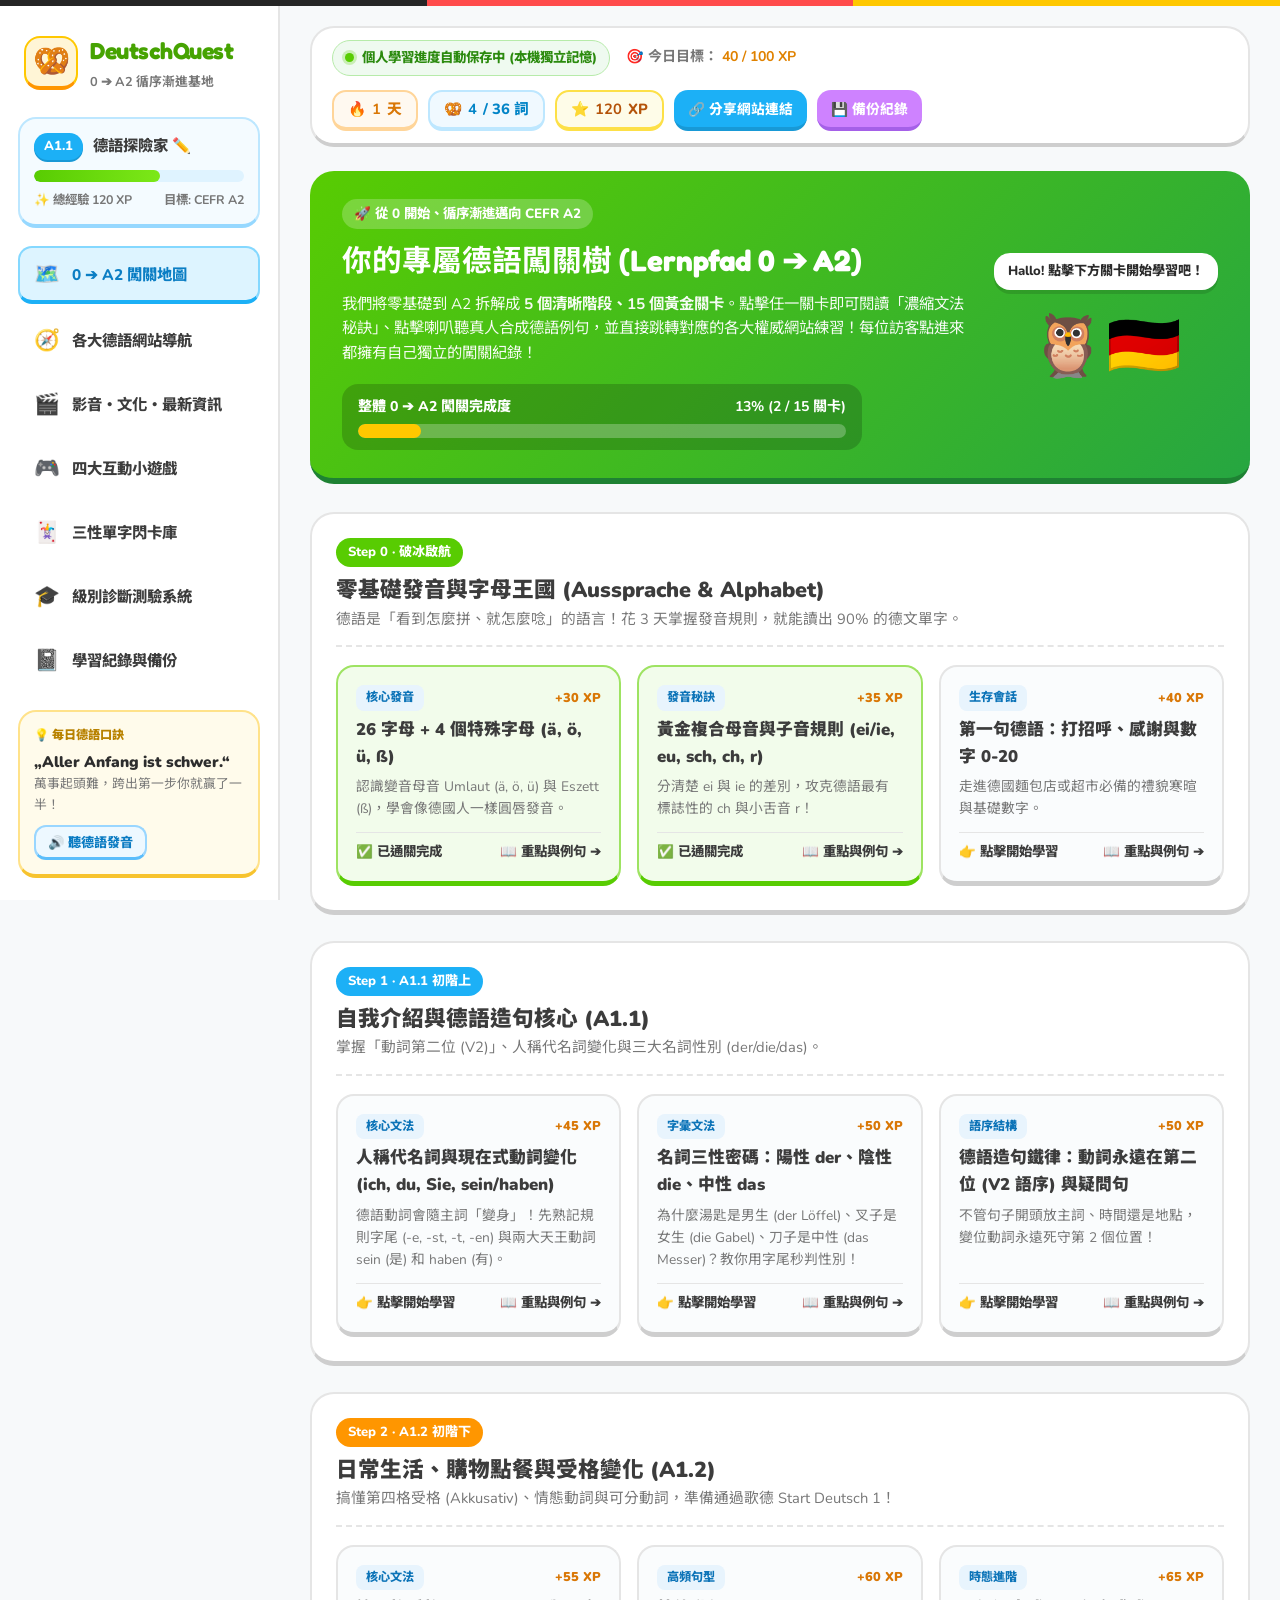
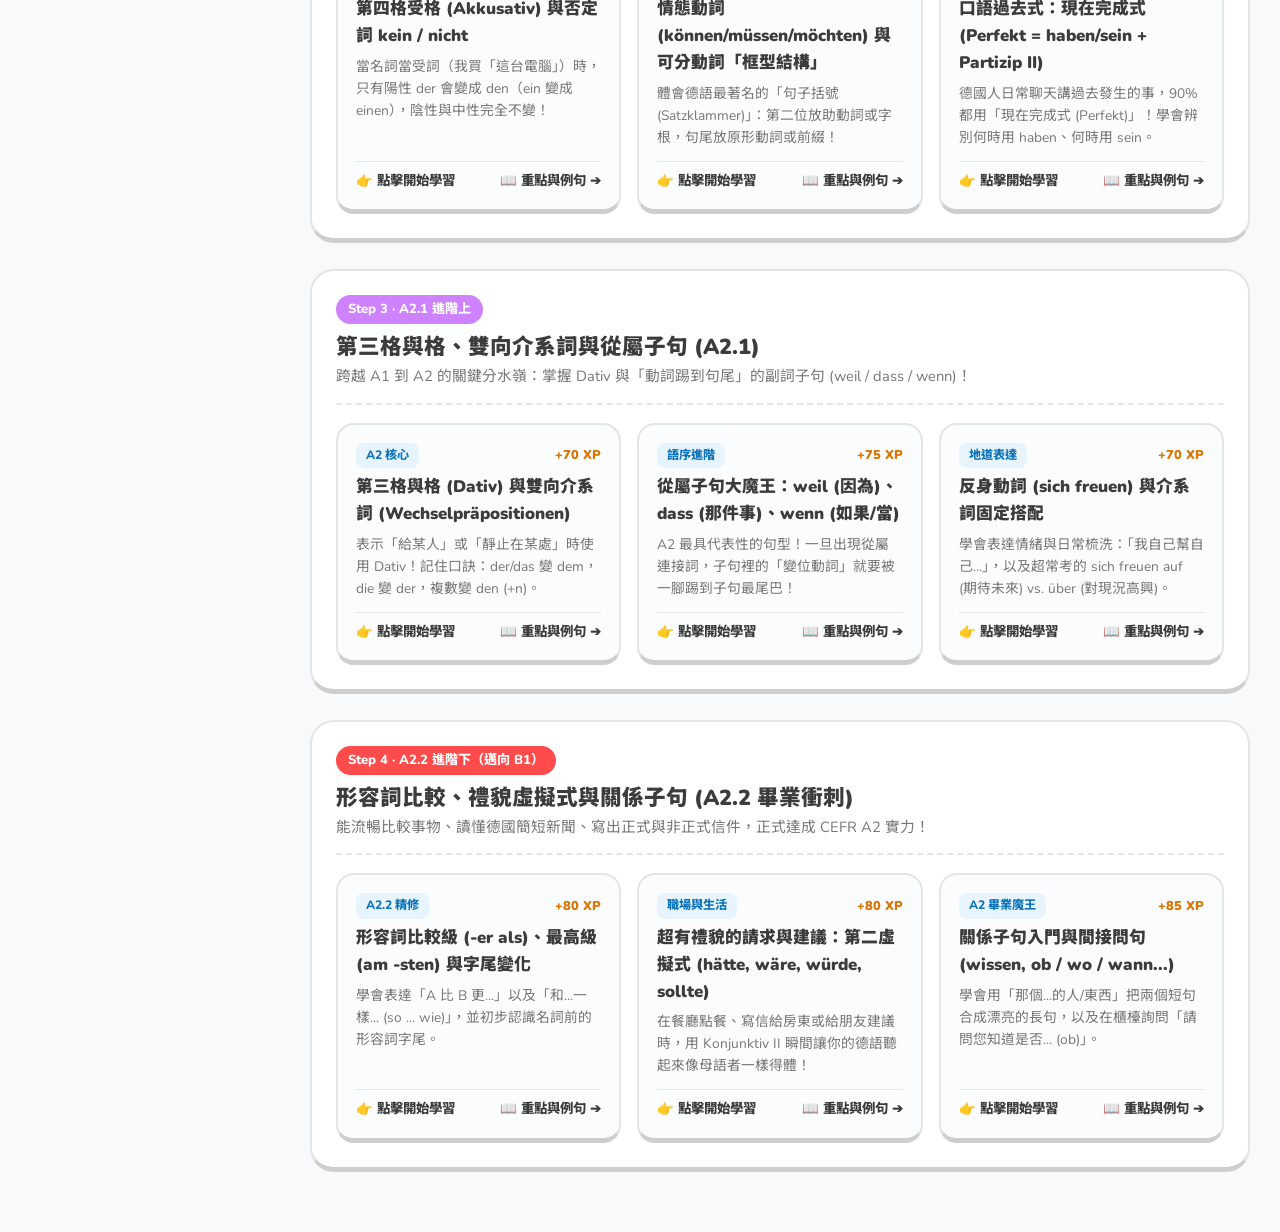
<file: index.html>
<!DOCTYPE html>
<html lang="zh-Hant">
<head>
  <meta charset="UTF-8" />
  <meta name="viewport" content="width=device-width, initial-scale=1.0" />
  <title>DeutschQuest 🥨 德語從 0 到 A2 遊戲化學習基地</title>
  <meta name="description" content="專為初學者打造的 A1-A2 德語學習網站！整合 DW Nicos Weg、Easy German 等各大德語網站導航，內建 0 到 A2 闖關地圖、四大互動小遊戲、三性單字閃卡、發音點讀與 CEFR 級別診斷測驗。" />
  
  <!-- Open Graph 社群分享預覽卡片 (LINE / FB / Discord / Threads 點擊連結時顯示) -->
  <meta property="og:type" content="website" />
  <meta property="og:title" content="DeutschQuest 🥨 德語從 0 到 A2 遊戲化學習基地" />
  <meta property="og:description" content="點進來一起學德語！整合各大權威德語網站、影音文化專欄、Der/Die/Das 與 V2 造句互動小遊戲，還能測驗你的德語 CEFR 等級！" />
  <meta name="theme-color" content="#58CC02" />

  <link rel="icon" type="image/svg+xml" href="favicon.svg" />
  <link rel="manifest" href="manifest.json" />
  <link rel="preconnect" href="https://fonts.googleapis.com">
  <link rel="preconnect" href="https://fonts.gstatic.com" crossorigin>
  <link href="https://fonts.googleapis.com/css2?family=Fredoka:wght@500;600;700&family=Noto+Sans+TC:wght@400;500;700;900&family=Nunito:wght@600;700;800;900&display=swap" rel="stylesheet">
  <link rel="stylesheet" href="styles.css" />
</head>
<body>
  <!-- 頂部德國三色裝飾條 -->
  <div class="german-flag-bar">
    <span class="flag-black"></span>
    <span class="flag-red"></span>
    <span class="flag-gold"></span>
  </div>

  <div class="app-layout">
    <!-- 左側遊戲化導覽列 -->
    <aside class="sidebar">
      <div class="brand-box">
        <div class="brand-logo" id="avatarDisplay" title="點擊切換吉祥物頭像">🥨</div>
        <div class="brand-text">
          <h1>DeutschQuest</h1>
          <span class="brand-sub">0 ➔ A2 循序漸進基地</span>
        </div>
      </div>

      <!-- 個人等級小卡片（點擊名字可自訂暱稱） -->
      <div class="player-mini-card">
        <div class="player-level-row">
          <span class="level-pill" id="sidebarLevelBadge">A1.1</span>
          <span class="player-name" id="sidebarUsername" title="點擊修改你的學習暱稱" style="cursor:pointer;">德語探險家 ✏️</span>
        </div>
        <div class="xp-bar-wrap">
          <div class="xp-bar-fill" id="sidebarXpFill" style="width: 35%;"></div>
        </div>
        <div class="xp-meta-row">
          <span>✨ 總經驗 <strong id="sidebarTotalXp">120</strong> XP</span>
          <span>目標: <strong>CEFR A2</strong></span>
        </div>
      </div>

      <!-- 主選單 -->
      <nav class="nav-menu">
        <button class="nav-btn active" data-tab="roadmap">
          <span class="nav-icon">🗺️</span>
          <span class="nav-label">0 ➔ A2 闖關地圖</span>
        </button>
        <button class="nav-btn" data-tab="hub">
          <span class="nav-icon">🧭</span>
          <span class="nav-label">各大德語網站導航</span>
        </button>
        <button class="nav-btn" data-tab="culture">
          <span class="nav-icon">🎬</span>
          <span class="nav-label">影音・文化・最新資訊</span>
        </button>
        <button class="nav-btn" data-tab="games">
          <span class="nav-icon">🎮</span>
          <span class="nav-label">四大互動小遊戲</span>
        </button>
        <button class="nav-btn" data-tab="vocab">
          <span class="nav-icon">🃏</span>
          <span class="nav-label">三性單字閃卡庫</span>
        </button>
        <button class="nav-btn" data-tab="quiz">
          <span class="nav-icon">🎓</span>
          <span class="nav-label">級別診斷測驗系統</span>
        </button>
        <button class="nav-btn" data-tab="tracker">
          <span class="nav-icon">📓</span>
          <span class="nav-label">學習紀錄與備份</span>
        </button>
      </nav>

      <!-- 每日一句德語打氣框 -->
      <div class="daily-quote-box">
        <div class="quote-tag">💡 每日德語口訣</div>
        <p class="quote-de" id="dailyQuoteDe">„Übung macht den Meister!“</p>
        <p class="quote-zh" id="dailyQuoteZh">熟能生巧！（點下方喇叭聽發音）</p>
        <button class="btn-mini-tts" id="btnSpeakQuote">🔊 聽德語發音</button>
      </div>
    </aside>

    <!-- 右側主內容區 -->
    <main class="main-area">
      <!-- 頂部遊戲化狀態列 -->
      <header class="topbar">
        <div class="topbar-left">
          <div class="sync-indicator" id="syncStatusBadge" title="每位訪客的進度獨立儲存在自己的裝置中，亦可匯出 JSON 檔案">
            <span class="sync-dot online"></span>
            <span id="syncStatusText">個人學習進度自動保存中</span>
          </div>
          <div class="daily-goal-chip">
            <span>🎯 今日目標：</span>
            <strong id="todayXpText">40 / 100 XP</strong>
          </div>
        </div>

        <div class="topbar-stats">
          <div class="stat-pill streak-pill" title="連續學習天數">
            <span>🔥</span>
            <strong id="statStreak">1</strong>
            <span>天</span>
          </div>
          <div class="stat-pill vocab-pill" title="已熟記單字數">
            <span>🥨</span>
            <strong id="statVocabCount">4</strong>
            <span>/ 36 詞</span>
          </div>
          <div class="stat-pill xp-pill" title="總累積經驗值">
            <span>⭐</span>
            <strong id="statXp">120</strong>
            <span>XP</span>
          </div>
          <button class="btn-quick-backup" id="btnShareSite" style="background:#1CB0F6; border-bottom-color:#1899D6;" title="複製網站連結分享給朋友">
            🔗 分享網站連結
          </button>
          <button class="btn-quick-backup" id="btnTopBackup" title="下載或備份我的學習紀錄 JSON">
            💾 備份紀錄
          </button>
        </div>
      </header>

      <!-- ==================== TAB 1: 0 -> A2 循序漸進闖關地圖 ==================== -->
      <section class="tab-panel active" id="tab-roadmap">
        <div class="hero-banner">
          <div class="hero-content">
            <span class="hero-kicker">🚀 從 0 開始、循序漸進邁向 CEFR A2</span>
            <h2>你的專屬德語闖關樹 (Lernpfad 0 ➔ A2)</h2>
            <p>
              我們將零基礎到 A2 拆解成 <strong>5 個清晰階段、15 個黃金關卡</strong>。點擊任一關卡即可閱讀「濃縮文法秘訣」、點擊喇叭聽真人合成德語例句，並直接跳轉對應的各大權威網站練習！每位訪客點進來都擁有自己獨立的闖關紀錄！
            </p>
            <div class="hero-progress-wrap">
              <div class="hero-progress-labels">
                <span>整體 0 ➔ A2 闖關完成度</span>
                <strong id="roadmapPercentText">13% (2 / 15 關卡)</strong>
              </div>
              <div class="hero-progress-bar">
                <div class="hero-progress-fill" id="roadmapProgressFill" style="width: 13%;"></div>
              </div>
            </div>
          </div>
          <div class="hero-mascot-box">
            <div class="mascot-bubble">Hallo! 點擊下方關卡開始學習吧！</div>
            <div class="mascot-giant">🦉🇩🇪</div>
          </div>
        </div>

        <!-- 技能樹時間軸容器 -->
        <div id="roadmapContainer" class="roadmap-timeline"></div>
      </section>

      <!-- ==================== TAB 2: 各大德語學習網站整合導航 ==================== -->
      <section class="tab-panel" id="tab-hub">
        <div class="section-header-card">
          <div>
            <span class="section-tag">🧭 一站式資源入口</span>
            <h2>各大權威德語學習網站整合中心 (A1 - A2 精選)</h2>
            <p>幫你把德國之聲 (DW)、歌德學院、vhs 官方教材、動詞變位大神典與慢速新聞全部整理好！點擊星星 ⭐ 可將最愛網站釘選在最上方，點擊「前往學習 (+10 XP)」可直接開啟網站並自動記錄學習經驗！</p>
          </div>
        </div>

        <!-- 篩選按鈕列 -->
        <div class="filter-bar" id="resourceFilterBar">
          <button class="filter-chip active" data-filter="all">🌟 全部資源 (12)</button>
          <button class="filter-chip" data-filter="favorite">⭐ 我的最愛釘選</button>
          <button class="filter-chip" data-filter="comprehensive">🎬 綜合主線課程 (DW/vhs)</button>
          <button class="filter-chip" data-filter="media">🎧 影音與 Podcast</button>
          <button class="filter-chip" data-filter="news">📰 文化與簡易新聞</button>
          <button class="filter-chip" data-filter="dictionary">📖 字典與變位工具</button>
          <button class="filter-chip" data-filter="exam">🏆 歌德 A1/A2 檢定題庫</button>
        </div>

        <div class="resource-grid" id="resourceGrid"></div>
      </section>

      <!-- ==================== TAB 3: 影音・文化・最新資訊 ==================== -->
      <section class="tab-panel" id="tab-culture">
        <div class="section-header-card">
          <div>
            <span class="section-tag">🎬 沉浸式德國文化與視聽室</span>
            <h2>影音・文化專欄・最新德國生活資訊</h2>
            <p>學語言不只是背文法！透過德國押瓶費 (Pfand)、週日安寧日、德國麵包店點餐與德鐵 (DB) 月票指南，一邊讀雙語情境對話、一邊聽發音，還能一鍵開啟最新簡易德語新聞！</p>
          </div>
        </div>

        <!-- 快速開啟最新德國新聞與視聽頻道傳送門 -->
        <div class="live-portals-banner">
          <div class="live-portal-card">
            <span class="portal-icon">📻</span>
            <div>
              <h4>Nachrichtenleicht 每週簡易新聞</h4>
              <p>德國國家廣播電台專為 A1-A2 撰寫的當週最新德國新聞（附慢速朗讀 MP3）</p>
            </div>
            <a href="https://www.nachrichtenleicht.de/" target="_blank" rel="noopener" class="btn-game btn-blue" onclick="window.addStudyXp(15, '閱讀德國簡易新聞')">立即看最新新聞 ↗</a>
          </div>
          <div class="live-portal-card">
            <span class="portal-icon">📺</span>
            <div>
              <h4>Super Easy German 雙語街訪</h4>
              <p>慢速清晰的柏林街頭實境影片，內建德英雙字幕，訓練 A1-A2 最真實聽力</p>
            </div>
            <a href="https://www.youtube.com/playlist?list=PLk1fjOl39-50kWobutO8NVFzbw9PHtbbg" target="_blank" rel="noopener" class="btn-game btn-green" onclick="window.addStudyXp(15, '觀看 Super Easy German 影片')">開啟播放清單 ↗</a>
          </div>
        </div>

        <!-- 文化卡片列表 -->
        <div class="culture-grid" id="cultureGrid"></div>
      </section>

      <!-- ==================== TAB 4: 四大互動小遊戲 ==================== -->
      <section class="tab-panel" id="tab-games">
        <div class="section-header-card">
          <div>
            <span class="section-tag">🎮 邊玩邊記・告別死背</span>
            <h2>德語四大互動遊樂場 (Spielplatz A1-A2)</h2>
            <p>專門針對德語初學者最頭痛的「名詞三性 (der/die/das)」、「單字記憶」、「V2 與子句語序」以及「聽音辨字」設計的四款闖關遊戲！每次破關都會自動存入你的學習檔案！</p>
          </div>
        </div>

        <!-- 遊戲切換器 -->
        <div class="game-selector-tabs">
          <button class="game-tab-btn active" data-game="derdiedas">
            <span class="g-icon">👑</span>
            <div>
              <strong>1. 冠詞快問快答</strong>
              <small>Der / Die / Das 三性挑戰</small>
            </div>
          </button>
          <button class="game-tab-btn" data-game="matching">
            <span class="g-icon">🃏</span>
            <div>
              <strong>2. 單字記憶配對</strong>
              <small>德語名詞 ✕ 中文閃電翻牌</small>
            </div>
          </button>
          <button class="game-tab-btn" data-game="satzbau">
            <span class="g-icon">🧱</span>
            <div>
              <strong>3. 句子重組挑戰</strong>
              <small>V2 動詞第二位 & weil 子句</small>
            </div>
          </button>
          <button class="game-tab-btn" data-game="listening">
            <span class="g-icon">🎧</span>
            <div>
              <strong>4. 聽力發音選字</strong>
              <small>TTS 語音合成聽音辨義</small>
            </div>
          </button>
        </div>

        <!-- 遊戲 1: Der / Die / Das 冠詞快問快答 -->
        <div class="game-arena active" id="arena-derdiedas">
          <div class="arena-top-bar">
            <div class="arena-stat">🏆 最高紀錄：<strong id="dddHighScore">80</strong> 分</div>
            <div class="arena-stat">🔥 目前連勝：<strong id="dddStreak">0</strong></div>
            <div class="arena-stat">⭐ 本局得分：<strong id="dddScore">0</strong></div>
            <div class="arena-stat">📊 題數：<strong id="dddProgress">1 / 10</strong></div>
          </div>

          <div class="ddd-stage-card" id="dddCard">
            <span class="ddd-cat-badge" id="dddCategory">A1 · 飲食</span>
            <h3 class="ddd-noun" id="dddNoun">___ Apfel</h3>
            <p class="ddd-zh" id="dddZh">（蘋果）</p>
            <button class="btn-mini-tts" id="dddSpeakBtn">🔊 聽單字發音</button>

            <div class="ddd-buttons-row">
              <button class="btn-gender btn-der" data-choice="der">
                <span class="g-art">der</span>
                <span class="g-sub">陽性 (Maskulin)</span>
              </button>
              <button class="btn-gender btn-die" data-choice="die">
                <span class="g-art">die</span>
                <span class="g-sub">陰性 (Feminin)</span>
              </button>
              <button class="btn-gender btn-das" data-choice="das">
                <span class="g-art">das</span>
                <span class="g-sub">中性 (Neutral)</span>
              </button>
            </div>

            <div class="game-feedback-box hidden" id="dddFeedback"></div>
            <button class="btn-game btn-green hidden" id="dddNextBtn">下一題 ➔</button>
          </div>
        </div>

        <!-- 遊戲 2: 單字記憶翻牌配對 -->
        <div class="game-arena" id="arena-matching">
          <div class="arena-top-bar">
            <div class="arena-stat">⚡ 最佳紀錄：<strong id="matchBestTime">35</strong> 秒</div>
            <div class="arena-stat">⏱️ 已用時間：<strong id="matchTimer">0</strong> 秒</div>
            <div class="arena-stat">🎯 已配對：<strong id="matchPairs">0 / 6</strong> 組</div>
            <button class="btn-game btn-orange" id="btnRestartMatch">🔄 重新洗牌開局</button>
          </div>
          <p class="arena-hint">💡 點擊一張「帶顏色冠詞的德語卡」與對應的「中文意思卡」進行配對！配對成功會自動唸出德語發音喔！</p>
          <div class="matching-board" id="matchingBoard"></div>
        </div>

        <!-- 遊戲 3: Satzbau 句子重組挑戰 -->
        <div class="game-arena" id="arena-satzbau">
          <div class="arena-top-bar">
            <div class="arena-stat">🏆 最高分：<strong id="sbHighScore">60</strong> 分</div>
            <div class="arena-stat">⭐ 本局得分：<strong id="sbScore">0</strong></div>
            <div class="arena-stat">📊 關卡：<strong id="sbProgress">1 / 8</strong></div>
          </div>

          <div class="satzbau-card">
            <div class="sb-header">
              <span class="sb-rule-badge" id="sbRuleBadge">V2 動詞第二位</span>
              <button class="btn-mini-tts" id="sbSpeakBtn">🔊 聽正確整句發音</button>
            </div>
            <h3 class="sb-prompt-zh" id="sbPromptZh">今天早上我喝一杯咖啡。</h3>

            <div class="sb-dropzone-label">👇 點擊下方語塊，依正確德語語序排列於此（點擊已排語塊可退回）：</div>
            <div class="sb-answer-zone" id="sbAnswerZone"></div>

            <div class="sb-word-bank" id="sbWordBank"></div>

            <div class="sb-actions">
              <button class="btn-game btn-gray" id="sbClearBtn">↺ 重排本題</button>
              <button class="btn-game btn-green" id="sbCheckBtn">✅ 檢查語序</button>
              <button class="btn-game btn-blue hidden" id="sbNextBtn">下一題 ➔</button>
            </div>

            <div class="game-feedback-box hidden" id="sbFeedback"></div>
          </div>
        </div>

        <!-- 遊戲 4: 聽力發音選字 (Hörverständnis) -->
        <div class="game-arena" id="arena-listening">
          <div class="arena-top-bar">
            <div class="arena-stat">🏆 最高分：<strong id="listenHighScore">70</strong> 分</div>
            <div class="arena-stat">⭐ 本局得分：<strong id="listenScore">0</strong></div>
            <div class="arena-stat">📊 題數：<strong id="listenProgress">1 / 8</strong></div>
          </div>

          <div class="listening-card">
            <p class="listen-instruction">請點擊下方大喇叭聆聽德語發音，選出正確的單字與中文意思：</p>
            <div class="listen-speaker-group">
              <button class="btn-giant-speaker" id="btnListenPlayNormal">
                🔊 正常語速播放
              </button>
              <button class="btn-slow-speaker" id="btnListenPlaySlow">
                🐢 慢速清晰播放 (0.65x)
              </button>
            </div>
            <p class="listen-example-hint" id="listenExampleHint">提示：可先聽發音，作答後會顯示完整例句</p>

            <div class="listen-options-grid" id="listenOptionsGrid"></div>

            <div class="game-feedback-box hidden" id="listenFeedback"></div>
            <button class="btn-game btn-green hidden" id="listenNextBtn">下一題 ➔</button>
          </div>
        </div>
      </section>

      <!-- ==================== TAB 5: 三性單字閃卡庫 ==================== -->
      <section class="tab-panel" id="tab-vocab">
        <div class="section-header-card">
          <div>
            <span class="section-tag">🃏 視覺色彩記憶法</span>
            <h2>A1 - A2 必背三性單字閃卡庫 (Wortschatz-Karten)</h2>
            <p>
              用顏色幫大腦建立直覺：<span class="pill-der">🔵 陽性 der (藍色)</span>、
              <span class="pill-die">🔴 陰性 die (紅色)</span>、
              <span class="pill-das">🟢 中性 das (綠色)</span>！點擊卡片可聽發音、看記憶口訣，並切換「✅ 已熟記」狀態。
            </p>
          </div>
        </div>

        <div class="filter-bar" id="vocabFilterBar">
          <button class="filter-chip active" data-vfilter="all">全部單字 (36)</button>
          <button class="filter-chip" data-vfilter="der">🔵 陽性 der</button>
          <button class="filter-chip" data-vfilter="die">🔴 陰性 die</button>
          <button class="filter-chip" data-vfilter="das">🟢 中性 das</button>
          <button class="filter-chip" data-vfilter="A1">🌱 A1 初階</button>
          <button class="filter-chip" data-vfilter="A2">🚀 A2 進階</button>
          <button class="filter-chip" data-vfilter="unmastered">⏳ 待熟記單字</button>
        </div>

        <div class="vocab-grid" id="vocabGrid"></div>
      </section>

      <!-- ==================== TAB 6: 級別診斷測驗系統 ==================== -->
      <section class="tab-panel" id="tab-quiz">
        <div class="section-header-card">
          <div>
            <span class="section-tag">🎓 CEFR 0 ➔ A2 能力檢測</span>
            <h2>德語級別診斷測驗系統 (Einstufungstest)</h2>
            <p>不知道自己目前在 A1.1、A1.2、A2.1 還是已經具備 A2.2 實力？透過這份精心設計的 12 題階梯式診斷測驗（涵蓋發音、三性、V2 語序、Akkusativ/Dativ、完成式與從屬子句），立即獲得弱點分析與專屬學習處方！</p>
          </div>
        </div>

        <!-- 測驗進行區 -->
        <div class="quiz-container" id="quizActiveBox">
          <div class="quiz-progress-header">
            <span id="quizStepBadge" class="level-pill">第 1 / 12 題 · A1.1 檢測</span>
            <div class="quiz-bar-outer">
              <div class="quiz-bar-inner" id="quizBarInner" style="width: 8%;"></div>
            </div>
            <span id="quizSkillLabel" class="quiz-skill-tag">發音與基礎問候</span>
          </div>

          <h3 class="quiz-question-text" id="quizQuestionText">題目載入中...</h3>

          <div class="quiz-options-list" id="quizOptionsList"></div>

          <div class="game-feedback-box hidden" id="quizFeedbackBox"></div>

          <div class="quiz-footer-actions">
            <button class="btn-game btn-blue hidden" id="btnQuizNext">下一題 ➔</button>
          </div>
        </div>

        <!-- 測驗結果診斷報告區 -->
        <div class="quiz-result-card hidden" id="quizResultBox">
          <div class="result-badge-giant" id="resultLevelBadge">A1.2</div>
          <h3 id="resultTitle">診斷結果：A1.2 初階進階者！</h3>
          <p class="result-score-line">測驗總分：<strong id="resultScoreText">85 / 100</strong> 分</p>
          <div class="result-analysis-grid">
            <div class="analysis-box">
              <h4>📊 各階段掌握度分析</h4>
              <div id="resultStageBreakdown"></div>
            </div>
            <div class="analysis-box">
              <h4>🧭 專屬下一步學習建議</h4>
              <p id="resultAdviceText"></p>
              <div class="result-actions-row">
                <button class="btn-game btn-green" id="btnApplyAssessedLevel">✨ 將此級別設為我的目前等級</button>
                <button class="btn-game btn-orange" id="btnRetakeQuiz">🔄 重新測驗一次</button>
              </div>
            </div>
          </div>
        </div>

        <!-- 歷史測驗紀錄 -->
        <div class="history-card">
          <h3>📜 歷次級別測驗紀錄</h3>
          <div id="quizHistoryList" class="history-list"></div>
        </div>
      </section>

      <!-- ==================== TAB 7: 學習紀錄與備份系統 ==================== -->
      <section class="tab-panel" id="tab-tracker">
        <div class="section-header-card">
          <div>
            <span class="section-tag">📓 成長軌跡・獨立儲存與跨裝置備份</span>
            <h2>學習紀錄系統、成就徽章與 JSON 檔案備份管理</h2>
            <p>每位點進網站的朋友都擁有<strong>獨立的個人學習紀錄</strong>（自動儲存在你的裝置瀏覽器中；若在本地啟動伺服器則會同步寫入 <code>data/user_progress.json</code>），還可以隨時匯出成 JSON 檔案保存或跨手機/電腦還原！</p>
          </div>
        </div>

        <!-- 成就徽章牆 -->
        <div class="tracker-block">
          <h3>🏅 我的德語成就徽章牆 (Erfolge)</h3>
          <div class="badges-grid" id="badgesGrid"></div>
        </div>

        <div class="tracker-two-col">
          <!-- 新增學習日誌表單 -->
          <div class="tracker-block">
            <h3>✍️ 新增今日學習打卡筆記 (+30 XP)</h3>
            <form id="studyLogForm" class="study-form">
              <div class="form-row">
                <label>學習主題分類</label>
                <select id="logCategory" required>
                  <option value="DW Nicos Weg 主線">🎬 DW Nicos Weg 主線課程</option>
                  <option value="文法與造句練習">🧱 文法與造句練習 (V2 / 格位 / 子句)</option>
                  <option value="單字與三性記憶">🃏 單字與冠詞 (der/die/das) 記憶</option>
                  <option value="聽力與 Podcast">🎧 聽力與 Podcast (Easy German / Slow German)</option>
                  <option value="檢定模擬與閱讀">📰 檢定題庫與簡易新聞閱讀</option>
                </select>
              </div>
              <div class="form-row">
                <label>學習時長 (分鐘)</label>
                <input type="number" id="logDuration" min="5" max="300" value="25" required />
              </div>
              <div class="form-row">
                <label>今日學到的新單字、句型或心得筆記</label>
                <textarea id="logNote" rows="3" placeholder="例如：今天搞懂了雙向介系詞 in + Akkusativ (動態去某處) 跟 in + Dativ (靜態在某處) 的差別！" required></textarea>
              </div>
              <button type="submit" class="btn-game btn-green full-width">➕ 儲存學習紀錄並領取 XP</button>
            </form>
          </div>

          <!-- 備份與匯出匯入管理 -->
          <div class="tracker-block">
            <h3>💾 學習資料備份與跨裝置還原</h3>
            <div class="storage-info-box">
              <p>📂 <strong>目前儲存模式：</strong> <code id="serverDataPathText">瀏覽器獨立儲存 (LocalStorage)</code></p>
              <p class="storage-desc">想把手機上的進度傳到電腦？只要點下方「⬇️ 下載 JSON 備份檔」，到另一台裝置點「⬆️ 匯入還原」即可無縫接軌！</p>
            </div>

            <div class="backup-btn-group">
              <button class="btn-game btn-orange" id="btnDownloadJson">⬇️ 下載我的學習紀錄 (.json 備份檔)</button>
              <label class="btn-game btn-blue file-upload-label">
                ⬆️ 匯入還原學習紀錄 (.json)
                <input type="file" id="inputRestoreJson" accept=".json" style="display:none;" />
              </label>
              <button class="btn-game btn-gray" id="btnCreateServerBackup">📦 同步備份 (本地伺服器開啟時支援)</button>
              <button class="btn-game btn-red" id="btnResetProgress" style="margin-top:4px;">🗑️ 重置此裝置的學習進度 (從 0 開始)</button>
            </div>

            <h4>🕒 本地伺服器歷史備份檔清單</h4>
            <div id="serverBackupsList" class="backups-list"></div>
          </div>
        </div>

        <!-- 學習日誌時間軸 -->
        <div class="tracker-block">
          <h3>📅 我的德語學習日誌時間軸</h3>
          <div id="studyLogsList" class="logs-timeline"></div>
        </div>
      </section>
    </main>
  </div>

  <!-- 關卡詳情互動 Modal -->
  <div class="modal-backdrop hidden" id="nodeModalBackdrop">
    <div class="modal-card">
      <div class="modal-header">
        <div>
          <span class="level-pill" id="modalStageBadge">Step 1 · A1.1</span>
          <h3 id="modalNodeTitle">關卡標題</h3>
        </div>
        <button class="btn-close-modal" id="btnCloseModal">✕</button>
      </div>
      <div class="modal-body">
        <p class="modal-summary" id="modalNodeSummary"></p>
        <h4>🔑 核心必學重點整理：</h4>
        <ul class="modal-keypoints" id="modalKeyPoints"></ul>

        <h4>🗣️ 道地德語例句（點擊喇叭聽發音）：</h4>
        <div class="modal-sentences" id="modalSentences"></div>

        <h4>🧭 搭配練習的各大網站傳送門：</h4>
        <div class="modal-resources" id="modalResources"></div>
      </div>
      <div class="modal-footer">
        <button class="btn-game btn-green full-width" id="btnToggleNodeComplete">
          ✅ 標記為「已完成此關卡」並領取 XP
        </button>
      </div>
    </div>
  </div>

  <!-- 右下角 XP 與儲存通知 Toast -->
  <div id="toastContainer" class="toast-container"></div>

  <script src="data.js"></script>
  <script src="app.js"></script>
</body>
</html>
</file>
<file: styles.css>
/* ============================================================================
   DeutschQuest 🥨 活潑遊戲化視覺設計系統 (Gamified Duolingo-Inspired UI)
============================================================================ */

:root {
  --bg-cream: #F7F9FA;
  --surface: #FFFFFF;
  --border-soft: #E5E5E5;
  --border-strong: #CECECE;
  --text-main: #3C3C3C;
  --text-muted: #777777;

  --duo-green: #58CC02;
  --duo-green-dark: #46A302;
  --duo-blue: #1CB0F6;
  --duo-blue-dark: #1899D6;
  --duo-red: #FF4B4B;
  --duo-red-dark: #EA2B2B;
  --duo-orange: #FF9600;
  --duo-orange-dark: #E08200;
  --duo-gold: #FFC800;
  --duo-purple: #CE82FF;
  --duo-purple-dark: #A560E8;
  --duo-teal: #00CD9C;
  --duo-teal-dark: #00A37B;

  --radius-xl: 24px;
  --radius-lg: 18px;
  --radius-md: 14px;
  --font-heading: 'Fredoka', 'Nunito', 'Noto Sans TC', sans-serif;
  --font-body: 'Nunito', 'Noto Sans TC', sans-serif;
}

* {
  box-sizing: border-box;
  margin: 0;
  padding: 0;
}

body {
  font-family: var(--font-body);
  background-color: var(--bg-cream);
  color: var(--text-main);
  line-height: 1.6;
  min-height: 100vh;
}

/* 頂部德國國旗三色細條 */
.german-flag-bar {
  display: flex;
  height: 6px;
  width: 100%;
  position: sticky;
  top: 0;
  z-index: 100;
}
.german-flag-bar .flag-black { flex: 1; background: #262626; }
.german-flag-bar .flag-red   { flex: 1; background: #FF4B4B; }
.german-flag-bar .flag-gold  { flex: 1; background: #FFC800; }

/* 整體雙欄佈局 */
.app-layout {
  display: flex;
  min-height: calc(100vh - 6px);
  max-width: 1440px;
  margin: 0 auto;
}

/* ==================== 左側導覽列 ==================== */
.sidebar {
  width: 280px;
  background: var(--surface);
  border-right: 2px solid var(--border-soft);
  padding: 22px 18px;
  display: flex;
  flex-direction: column;
  gap: 18px;
  position: sticky;
  top: 6px;
  height: calc(100vh - 6px);
  overflow-y: auto;
}

.brand-box {
  display: flex;
  align-items: center;
  gap: 12px;
  padding: 4px 6px;
}

.brand-logo {
  width: 54px;
  height: 54px;
  background: #FFF5D6;
  border: 2px solid var(--duo-gold);
  border-bottom: 4px solid var(--duo-orange);
  border-radius: 16px;
  display: flex;
  align-items: center;
  justify-content: center;
  font-size: 30px;
  cursor: pointer;
  user-select: none;
  transition: transform 0.15s;
}
.brand-logo:hover {
  transform: scale(1.06) rotate(-4deg);
}

.brand-text h1 {
  font-family: var(--font-heading);
  font-size: 1.45rem;
  font-weight: 800;
  color: var(--duo-green-dark);
  letter-spacing: -0.5px;
}

.brand-sub {
  font-size: 0.8rem;
  font-weight: 700;
  color: var(--text-muted);
}

/* 玩家等級小卡 */
.player-mini-card {
  background: #F4FBFF;
  border: 2px solid #BDE7FF;
  border-bottom: 4px solid #96D8FF;
  border-radius: var(--radius-lg);
  padding: 14px;
}

.player-level-row {
  display: flex;
  align-items: center;
  gap: 10px;
  margin-bottom: 10px;
}

.level-pill {
  background: var(--duo-blue);
  color: #fff;
  font-weight: 800;
  font-size: 0.82rem;
  padding: 3px 10px;
  border-radius: 999px;
  box-shadow: 0 2px 0 var(--duo-blue-dark);
}

.player-name {
  font-weight: 800;
  font-size: 0.96rem;
}

.xp-bar-wrap {
  height: 12px;
  background: #DFF3FF;
  border-radius: 999px;
  overflow: hidden;
  margin-bottom: 8px;
}

.xp-bar-fill {
  height: 100%;
  background: linear-gradient(90deg, var(--duo-green), #7CE818);
  border-radius: 999px;
  transition: width 0.4s cubic-bezier(0.34, 1.56, 0.64, 1);
}

.xp-meta-row {
  display: flex;
  justify-content: space-between;
  font-size: 0.78rem;
  color: var(--text-muted);
  font-weight: 700;
}

/* 導覽按鈕 */
.nav-menu {
  display: flex;
  flex-direction: column;
  gap: 8px;
}

.nav-btn {
  display: flex;
  align-items: center;
  gap: 12px;
  width: 100%;
  padding: 12px 14px;
  border: 2px solid transparent;
  border-radius: var(--radius-md);
  background: transparent;
  color: var(--text-main);
  font-family: var(--font-body);
  font-size: 0.96rem;
  font-weight: 800;
  cursor: pointer;
  text-align: left;
  transition: all 0.15s ease;
}

.nav-btn:hover {
  background: #F1F5F8;
}

.nav-btn.active {
  background: #DDF4FF;
  border-color: #84D8FF;
  border-bottom: 4px solid #1CB0F6;
  color: #0B7EC4;
}

.nav-icon {
  font-size: 1.3rem;
}

/* 每日一句德語框 */
.daily-quote-box {
  margin-top: auto;
  background: #FFFBEB;
  border: 2px solid #FFE28A;
  border-bottom: 4px solid #F7C32E;
  border-radius: var(--radius-lg);
  padding: 14px;
}

.quote-tag {
  font-size: 0.76rem;
  font-weight: 900;
  color: #B88200;
  margin-bottom: 4px;
}

.quote-de {
  font-weight: 900;
  font-size: 0.96rem;
  color: #2D2D2D;
}

.quote-zh {
  font-size: 0.8rem;
  color: var(--text-muted);
  margin-bottom: 10px;
}

/* ==================== 右側主區域 ==================== */
.main-area {
  flex: 1;
  padding: 20px 30px 60px;
  min-width: 0;
}

/* 頂部遊戲化狀態列 */
.topbar {
  display: flex;
  justify-content: space-between;
  align-items: center;
  flex-wrap: wrap;
  gap: 14px;
  background: var(--surface);
  border: 2px solid var(--border-soft);
  border-bottom: 4px solid var(--border-strong);
  border-radius: var(--radius-xl);
  padding: 12px 20px;
  margin-bottom: 24px;
}

.topbar-left {
  display: flex;
  align-items: center;
  gap: 16px;
  flex-wrap: wrap;
}

.sync-indicator {
  display: inline-flex;
  align-items: center;
  gap: 8px;
  font-size: 0.84rem;
  font-weight: 800;
  background: #EFFAF0;
  color: #2B8A0E;
  padding: 6px 12px;
  border-radius: 999px;
  border: 1.5px solid #B7EBAA;
}

.sync-dot {
  width: 9px;
  height: 9px;
  border-radius: 50%;
  background: var(--duo-green);
  box-shadow: 0 0 0 3px rgba(88, 204, 2, 0.25);
}

.daily-goal-chip {
  font-size: 0.88rem;
  font-weight: 700;
  color: var(--text-muted);
}
.daily-goal-chip strong {
  color: var(--duo-orange-dark);
}

.topbar-stats {
  display: flex;
  align-items: center;
  gap: 10px;
  flex-wrap: wrap;
}

.stat-pill {
  display: inline-flex;
  align-items: center;
  gap: 6px;
  padding: 6px 14px;
  border-radius: 14px;
  font-weight: 800;
  font-size: 0.92rem;
  border: 2px solid var(--border-soft);
  border-bottom-width: 4px;
  background: #fff;
}

.streak-pill { border-color: #FFD599; color: #D97706; background: #FFF9F0; }
.vocab-pill  { border-color: #BDE7FF; color: #0284C7; background: #F0F9FF; }
.xp-pill     { border-color: #FDE047; color: #B45309; background: #FEFCE8; }

.btn-quick-backup {
  background: var(--duo-purple);
  color: #fff;
  border: none;
  border-bottom: 4px solid var(--duo-purple-dark);
  border-radius: 14px;
  padding: 8px 14px;
  font-family: var(--font-body);
  font-weight: 800;
  font-size: 0.86rem;
  cursor: pointer;
  transition: transform 0.1s;
}
.btn-quick-backup:active {
  transform: translateY(2px);
  border-bottom-width: 2px;
}

/* ==================== 通用立體按鈕 ==================== */
.btn-game {
  display: inline-flex;
  align-items: center;
  justify-content: center;
  gap: 8px;
  padding: 11px 20px;
  border: none;
  border-radius: 16px;
  font-family: var(--font-body);
  font-size: 0.95rem;
  font-weight: 800;
  color: #fff;
  cursor: pointer;
  text-decoration: none;
  transition: filter 0.15s, transform 0.08s;
  user-select: none;
}
.btn-game:hover { filter: brightness(1.06); }
.btn-game:active { transform: translateY(2px); }

.btn-green  { background: var(--duo-green); border-bottom: 4px solid var(--duo-green-dark); }
.btn-blue   { background: var(--duo-blue); border-bottom: 4px solid var(--duo-blue-dark); }
.btn-orange { background: var(--duo-orange); border-bottom: 4px solid var(--duo-orange-dark); }
.btn-red    { background: var(--duo-red); border-bottom: 4px solid var(--duo-red-dark); }
.btn-gray   { background: #E5E5E5; color: #4B4B4B; border-bottom: 4px solid #C4C4C4; }
.full-width { width: 100%; }

.btn-mini-tts {
  background: #EDF8FF;
  color: #0A7BC2;
  border: 2px solid #99D6FF;
  border-bottom: 3px solid #5BBDFB;
  border-radius: 12px;
  padding: 5px 12px;
  font-family: var(--font-body);
  font-size: 0.82rem;
  font-weight: 800;
  cursor: pointer;
}
.btn-mini-tts:hover { background: #D8F0FF; }

.hidden { display: none !important; }

/* Tab 切換動畫 */
.tab-panel { display: none; animation: fadeIn 0.22s ease; }
.tab-panel.active { display: block; }
@keyframes fadeIn {
  from { opacity: 0; transform: translateY(6px); }
  to   { opacity: 1; transform: translateY(0); }
}

/* ==================== TAB 1: Hero & 0 -> A2 闖關地圖 ==================== */
.hero-banner {
  background: linear-gradient(135deg, #58CC02 0%, #26A641 100%);
  border-bottom: 6px solid #1E8233;
  border-radius: var(--radius-xl);
  padding: 28px 32px;
  color: #fff;
  display: flex;
  justify-content: space-between;
  align-items: center;
  gap: 24px;
  margin-bottom: 28px;
}

.hero-kicker {
  display: inline-block;
  background: rgba(255, 255, 255, 0.22);
  padding: 4px 12px;
  border-radius: 999px;
  font-size: 0.84rem;
  font-weight: 800;
  margin-bottom: 8px;
}

.hero-content h2 {
  font-family: var(--font-heading);
  font-size: 1.85rem;
  margin-bottom: 8px;
}

.hero-content p {
  font-size: 0.96rem;
  opacity: 0.95;
  max-width: 680px;
  margin-bottom: 18px;
}

.hero-progress-wrap {
  background: rgba(0, 0, 0, 0.18);
  padding: 12px 16px;
  border-radius: 16px;
  max-width: 520px;
}

.hero-progress-labels {
  display: flex;
  justify-content: space-between;
  font-size: 0.88rem;
  font-weight: 800;
  margin-bottom: 6px;
}

.hero-progress-bar {
  height: 14px;
  background: rgba(255, 255, 255, 0.25);
  border-radius: 999px;
  overflow: hidden;
}

.hero-progress-fill {
  height: 100%;
  background: var(--duo-gold);
  border-radius: 999px;
  transition: width 0.4s ease;
}

.hero-mascot-box {
  text-align: center;
  flex-shrink: 0;
}

.mascot-bubble {
  background: #fff;
  color: #2B2B2B;
  font-weight: 800;
  font-size: 0.82rem;
  padding: 8px 14px;
  border-radius: 16px;
  margin-bottom: 8px;
  box-shadow: 0 4px 0 rgba(0,0,0,0.12);
}

.mascot-giant {
  font-size: 3.8rem;
}

/* 階段區塊 */
.roadmap-timeline {
  display: flex;
  flex-direction: column;
  gap: 26px;
}

.stage-block {
  background: var(--surface);
  border: 2px solid var(--border-soft);
  border-bottom: 5px solid var(--border-strong);
  border-radius: var(--radius-xl);
  padding: 24px;
}

.stage-header {
  display: flex;
  justify-content: space-between;
  align-items: flex-start;
  gap: 16px;
  margin-bottom: 18px;
  padding-bottom: 14px;
  border-bottom: 2px dashed var(--border-soft);
}

.stage-badge {
  display: inline-block;
  color: #fff;
  font-weight: 800;
  font-size: 0.82rem;
  padding: 4px 12px;
  border-radius: 999px;
  margin-bottom: 6px;
}

.stage-header h3 {
  font-size: 1.35rem;
  font-weight: 900;
}

.stage-header p {
  font-size: 0.92rem;
  color: var(--text-muted);
}

.nodes-grid {
  display: grid;
  grid-template-columns: repeat(auto-fit, minmax(280px, 1fr));
  gap: 16px;
}

.node-card {
  background: #FAFCFD;
  border: 2px solid var(--border-soft);
  border-bottom: 5px solid var(--border-strong);
  border-radius: var(--radius-lg);
  padding: 18px;
  cursor: pointer;
  display: flex;
  flex-direction: column;
  justify-content: space-between;
  gap: 12px;
  transition: transform 0.14s, border-color 0.14s;
}

.node-card:hover {
  transform: translateY(-3px);
  border-color: var(--duo-blue);
}

.node-card.completed {
  background: #F2FCEB;
  border-color: #9EE362;
  border-bottom-color: var(--duo-green);
}

.node-top-row {
  display: flex;
  justify-content: space-between;
  align-items: center;
}

.node-type-tag {
  font-size: 0.76rem;
  font-weight: 800;
  background: #E8F4FD;
  color: #0D74B8;
  padding: 3px 10px;
  border-radius: 8px;
}

.node-xp-tag {
  font-size: 0.8rem;
  font-weight: 900;
  color: #D97706;
}

.node-card h4 {
  font-size: 1.05rem;
  font-weight: 900;
  margin: 6px 0;
}

.node-card p {
  font-size: 0.86rem;
  color: var(--text-muted);
}

.node-status-bar {
  display: flex;
  justify-content: space-between;
  align-items: center;
  font-size: 0.84rem;
  font-weight: 800;
  padding-top: 8px;
  border-top: 1px solid var(--border-soft);
}

/* ==================== 通用標題卡片與篩選列 ==================== */
.section-header-card {
  background: var(--surface);
  border: 2px solid var(--border-soft);
  border-bottom: 5px solid var(--border-strong);
  border-radius: var(--radius-xl);
  padding: 24px 28px;
  margin-bottom: 20px;
}

.section-tag {
  display: inline-block;
  background: #EEF8FF;
  color: var(--duo-blue-dark);
  font-weight: 900;
  font-size: 0.8rem;
  padding: 4px 12px;
  border-radius: 999px;
  margin-bottom: 6px;
}

.section-header-card h2 {
  font-size: 1.55rem;
  font-weight: 900;
  margin-bottom: 6px;
}

.section-header-card p {
  color: var(--text-muted);
  font-size: 0.94rem;
}

.filter-bar {
  display: flex;
  flex-wrap: wrap;
  gap: 10px;
  margin-bottom: 20px;
}

.filter-chip {
  background: var(--surface);
  border: 2px solid var(--border-soft);
  border-bottom: 4px solid var(--border-strong);
  border-radius: 999px;
  padding: 8px 16px;
  font-family: var(--font-body);
  font-size: 0.88rem;
  font-weight: 800;
  color: var(--text-main);
  cursor: pointer;
  transition: all 0.12s;
}

.filter-chip.active {
  background: var(--duo-blue);
  color: #fff;
  border-color: var(--duo-blue-dark);
}

/* ==================== TAB 2: 各大網站整合導航卡片 ==================== */
.resource-grid {
  display: grid;
  grid-template-columns: repeat(auto-fill, minmax(340px, 1fr));
  gap: 18px;
}

.resource-card {
  background: var(--surface);
  border: 2px solid var(--border-soft);
  border-bottom: 5px solid var(--border-strong);
  border-radius: var(--radius-xl);
  padding: 20px;
  display: flex;
  flex-direction: column;
  justify-content: space-between;
  gap: 14px;
  transition: transform 0.15s;
}
.resource-card:hover {
  transform: translateY(-3px);
}

.res-top {
  display: flex;
  justify-content: space-between;
  align-items: flex-start;
  gap: 12px;
}

.res-icon-box {
  width: 50px;
  height: 50px;
  border-radius: 16px;
  background: #F4F8FB;
  display: flex;
  align-items: center;
  justify-content: center;
  font-size: 1.8rem;
  flex-shrink: 0;
}

.btn-fav-star {
  background: #FFF9E6;
  border: 2px solid #FFE082;
  border-radius: 12px;
  padding: 6px 10px;
  font-size: 1rem;
  cursor: pointer;
  font-weight: 800;
}
.btn-fav-star.favorited {
  background: #FFF0B3;
  border-color: var(--duo-orange);
}

.res-badges {
  display: flex;
  flex-wrap: wrap;
  gap: 6px;
  margin: 8px 0;
}

.res-tag {
  font-size: 0.75rem;
  font-weight: 800;
  padding: 3px 9px;
  border-radius: 8px;
  background: #F1F5F9;
  color: #475569;
}

.res-howto {
  background: #F8FAFC;
  border-left: 4px solid var(--duo-green);
  padding: 8px 12px;
  border-radius: 8px;
  font-size: 0.83rem;
  color: #334155;
}

/* ==================== TAB 3: 影音與文化專欄 ==================== */
.live-portals-banner {
  display: grid;
  grid-template-columns: repeat(auto-fit, minmax(320px, 1fr));
  gap: 16px;
  margin-bottom: 22px;
}

.live-portal-card {
  background: linear-gradient(135deg, #FFFDF5, #FFF5D6);
  border: 2px solid #FDE047;
  border-bottom: 5px solid #EAB308;
  border-radius: var(--radius-xl);
  padding: 18px 20px;
  display: flex;
  align-items: center;
  gap: 16px;
}

.portal-icon {
  font-size: 2.4rem;
}

.live-portal-card h4 {
  font-size: 1.05rem;
  font-weight: 900;
}
.live-portal-card p {
  font-size: 0.84rem;
  color: var(--text-muted);
}

.culture-grid {
  display: grid;
  grid-template-columns: repeat(auto-fit, minmax(420px, 1fr));
  gap: 20px;
}

.culture-card {
  background: var(--surface);
  border: 2px solid var(--border-soft);
  border-bottom: 5px solid var(--border-strong);
  border-radius: var(--radius-xl);
  padding: 22px;
  display: flex;
  flex-direction: column;
  gap: 14px;
}

.kw-chips {
  display: flex;
  flex-wrap: wrap;
  gap: 8px;
}

.kw-chip {
  background: #F0F9FF;
  border: 1.5px solid #BAE6FD;
  padding: 5px 10px;
  border-radius: 10px;
  font-size: 0.82rem;
  cursor: pointer;
}
.kw-chip strong { color: #0369A1; }

.dialogue-box {
  background: #F4FCEB;
  border: 2px solid #BCEB8F;
  border-radius: 14px;
  padding: 12px 14px;
}
.dialogue-de { font-weight: 900; color: #2B590C; margin-bottom: 4px; }
.dialogue-zh { font-size: 0.84rem; color: #4D7C0F; margin-bottom: 8px; }

/* ==================== TAB 4: 四大互動小遊戲 ==================== */
.game-selector-tabs {
  display: grid;
  grid-template-columns: repeat(auto-fit, minmax(210px, 1fr));
  gap: 12px;
  margin-bottom: 22px;
}

.game-tab-btn {
  display: flex;
  align-items: center;
  gap: 12px;
  padding: 14px 16px;
  background: var(--surface);
  border: 2px solid var(--border-soft);
  border-bottom: 5px solid var(--border-strong);
  border-radius: var(--radius-lg);
  cursor: pointer;
  text-align: left;
  font-family: var(--font-body);
  transition: all 0.14s;
}
.game-tab-btn .g-icon { font-size: 1.9rem; }
.game-tab-btn strong { display: block; font-size: 0.98rem; color: var(--text-main); }
.game-tab-btn small  { font-size: 0.78rem; color: var(--text-muted); font-weight: 700; }

.game-tab-btn.active {
  background: #FFF8E6;
  border-color: var(--duo-orange);
  border-bottom-color: var(--duo-orange-dark);
}

.game-arena { display: none; }
.game-arena.active { display: block; }

.arena-top-bar {
  display: flex;
  justify-content: space-between;
  align-items: center;
  flex-wrap: wrap;
  gap: 12px;
  background: var(--surface);
  border: 2px solid var(--border-soft);
  border-radius: var(--radius-lg);
  padding: 12px 20px;
  margin-bottom: 18px;
  font-weight: 800;
}

/* 遊戲 1: Der Die Das */
.ddd-stage-card, .satzbau-card, .listening-card {
  background: var(--surface);
  border: 2px solid var(--border-soft);
  border-bottom: 6px solid var(--border-strong);
  border-radius: var(--radius-xl);
  padding: 32px 24px;
  text-align: center;
  max-width: 720px;
  margin: 0 auto;
}

.ddd-cat-badge {
  background: #F1F5F9;
  padding: 4px 12px;
  border-radius: 999px;
  font-size: 0.82rem;
  font-weight: 800;
}

.ddd-noun {
  font-family: var(--font-heading);
  font-size: 2.5rem;
  margin: 14px 0 4px;
}

.ddd-zh {
  font-size: 1.15rem;
  color: var(--text-muted);
  font-weight: 700;
  margin-bottom: 14px;
}

.ddd-buttons-row {
  display: grid;
  grid-template-columns: repeat(3, 1fr);
  gap: 16px;
  margin: 24px 0;
}

.btn-gender {
  padding: 20px 12px;
  border: none;
  border-radius: 20px;
  color: #fff;
  cursor: pointer;
  font-family: var(--font-body);
  transition: transform 0.1s;
}
.btn-gender:active { transform: translateY(3px); }
.btn-gender .g-art { display: block; font-size: 1.8rem; font-weight: 900; }
.btn-gender .g-sub { font-size: 0.8rem; font-weight: 700; opacity: 0.9; }

.btn-der { background: var(--duo-blue); border-bottom: 5px solid var(--duo-blue-dark); }
.btn-die { background: var(--duo-red); border-bottom: 5px solid var(--duo-red-dark); }
.btn-das { background: var(--duo-teal); border-bottom: 5px solid var(--duo-teal-dark); }

.game-feedback-box {
  margin: 18px 0;
  padding: 16px;
  border-radius: 16px;
  font-weight: 800;
  text-align: left;
}
.game-feedback-box.correct {
  background: #DCFCE7;
  border: 2px solid #4ADE80;
  color: #166534;
}
.game-feedback-box.wrong {
  background: #FEE2E2;
  border: 2px solid #F87171;
  color: #991B1B;
}

/* 遊戲 2: 單字翻牌配對 */
.arena-hint {
  margin-bottom: 14px;
  font-weight: 700;
  color: var(--text-muted);
}

.matching-board {
  display: grid;
  grid-template-columns: repeat(auto-fit, minmax(175px, 1fr));
  gap: 14px;
}

.match-tile {
  background: var(--surface);
  border: 2px solid var(--border-soft);
  border-bottom: 5px solid var(--border-strong);
  border-radius: 18px;
  padding: 20px 14px;
  min-height: 92px;
  display: flex;
  align-items: center;
  justify-content: center;
  text-align: center;
  font-weight: 900;
  font-size: 1.05rem;
  cursor: pointer;
  user-select: none;
  transition: all 0.14s;
}
.match-tile:hover { border-color: var(--duo-blue); }
.match-tile.selected {
  background: #E0F2FE;
  border-color: var(--duo-blue);
  border-bottom-color: var(--duo-blue-dark);
  transform: translateY(-2px);
}
.match-tile.matched {
  background: #DCFCE7;
  border-color: var(--duo-green);
  color: #15803D;
  opacity: 0.65;
  pointer-events: none;
}
.match-tile.wrong-shake {
  background: #FEE2E2;
  border-color: var(--duo-red);
}

/* 遊戲 3: Satzbau 句子重組 */
.sb-header {
  display: flex;
  justify-content: space-between;
  align-items: center;
  margin-bottom: 14px;
}
.sb-rule-badge {
  background: #F3E8FF;
  color: #7E22CE;
  padding: 4px 12px;
  border-radius: 999px;
  font-size: 0.82rem;
  font-weight: 800;
}
.sb-prompt-zh {
  font-size: 1.45rem;
  margin-bottom: 18px;
}
.sb-dropzone-label {
  font-size: 0.85rem;
  color: var(--text-muted);
  font-weight: 700;
  margin-bottom: 8px;
  text-align: left;
}
.sb-answer-zone {
  min-height: 70px;
  background: #F8FAFC;
  border: 2px dashed #94A3B8;
  border-radius: 16px;
  padding: 12px;
  display: flex;
  flex-wrap: wrap;
  gap: 10px;
  align-items: center;
  margin-bottom: 18px;
}
.sb-word-bank {
  display: flex;
  flex-wrap: wrap;
  gap: 10px;
  justify-content: center;
  margin-bottom: 22px;
}
.sb-token {
  background: #fff;
  border: 2px solid #CBD5E1;
  border-bottom: 4px solid #94A3B8;
  border-radius: 12px;
  padding: 8px 16px;
  font-weight: 800;
  font-size: 1rem;
  cursor: pointer;
  user-select: none;
}
.sb-token:hover { border-color: var(--duo-blue); background: #F0F9FF; }
.sb-actions {
  display: flex;
  justify-content: center;
  gap: 12px;
}

/* 遊戲 4: 聽力發音選字 */
.listen-speaker-group {
  display: flex;
  justify-content: center;
  gap: 16px;
  margin: 20px 0 12px;
}
.btn-giant-speaker {
  background: var(--duo-blue);
  color: #fff;
  border: none;
  border-bottom: 6px solid var(--duo-blue-dark);
  border-radius: 22px;
  padding: 18px 28px;
  font-size: 1.15rem;
  font-weight: 900;
  cursor: pointer;
}
.btn-slow-speaker {
  background: var(--duo-orange);
  color: #fff;
  border: none;
  border-bottom: 6px solid var(--duo-orange-dark);
  border-radius: 22px;
  padding: 18px 22px;
  font-size: 1rem;
  font-weight: 900;
  cursor: pointer;
}
.listen-options-grid {
  display: grid;
  grid-template-columns: repeat(2, 1fr);
  gap: 14px;
  margin-top: 20px;
}
.listen-opt-btn {
  background: #fff;
  border: 2px solid var(--border-soft);
  border-bottom: 5px solid var(--border-strong);
  border-radius: 16px;
  padding: 16px;
  font-family: var(--font-body);
  font-size: 1.02rem;
  font-weight: 800;
  cursor: pointer;
}
.listen-opt-btn:hover { border-color: var(--duo-blue); background: #F0F9FF; }

/* ==================== TAB 5: 三性單字閃卡庫 ==================== */
.pill-der { color: var(--duo-blue-dark); font-weight: 900; }
.pill-die { color: var(--duo-red-dark); font-weight: 900; }
.pill-das { color: var(--duo-teal-dark); font-weight: 900; }

.vocab-grid {
  display: grid;
  grid-template-columns: repeat(auto-fill, minmax(275px, 1fr));
  gap: 16px;
}

.vocab-card {
  background: var(--surface);
  border: 2px solid var(--border-soft);
  border-bottom: 5px solid var(--border-strong);
  border-radius: var(--radius-xl);
  padding: 18px;
  display: flex;
  flex-direction: column;
  justify-content: space-between;
  gap: 10px;
}
.vocab-card.gender-der { border-top: 6px solid var(--duo-blue); }
.vocab-card.gender-die { border-top: 6px solid var(--duo-red); }
.vocab-card.gender-das { border-top: 6px solid var(--duo-teal); }

.vocab-word-title {
  font-size: 1.35rem;
  font-weight: 900;
}
.vocab-word-title.der { color: var(--duo-blue-dark); }
.vocab-word-title.die { color: var(--duo-red-dark); }
.vocab-word-title.das { color: var(--duo-teal-dark); }

.vocab-plural { font-size: 0.82rem; color: var(--text-muted); font-weight: 700; }
.vocab-zh { font-size: 1.05rem; font-weight: 800; }
.vocab-hint {
  background: #F8FAFC;
  padding: 8px 10px;
  border-radius: 10px;
  font-size: 0.8rem;
  color: #475569;
}
.vocab-example {
  font-size: 0.84rem;
  font-style: italic;
  color: #334155;
}
.vocab-actions {
  display: flex;
  justify-content: space-between;
  align-items: center;
  margin-top: 6px;
}
.btn-master {
  border: 2px solid var(--border-soft);
  border-radius: 10px;
  padding: 5px 10px;
  font-weight: 800;
  font-size: 0.8rem;
  cursor: pointer;
  background: #fff;
}
.btn-master.mastered {
  background: #DCFCE7;
  border-color: var(--duo-green);
  color: #15803D;
}

/* ==================== TAB 6: 級別診斷測驗 ==================== */
.quiz-container, .quiz-result-card, .history-card, .tracker-block {
  background: var(--surface);
  border: 2px solid var(--border-soft);
  border-bottom: 5px solid var(--border-strong);
  border-radius: var(--radius-xl);
  padding: 26px;
  margin-bottom: 22px;
}

.quiz-progress-header {
  display: flex;
  align-items: center;
  gap: 14px;
  margin-bottom: 20px;
}
.quiz-bar-outer {
  flex: 1;
  height: 14px;
  background: #E2E8F0;
  border-radius: 999px;
  overflow: hidden;
}
.quiz-bar-inner {
  height: 100%;
  background: var(--duo-green);
  transition: width 0.3s;
}
.quiz-skill-tag {
  font-size: 0.84rem;
  font-weight: 800;
  color: var(--text-muted);
}
.quiz-question-text {
  font-size: 1.3rem;
  margin-bottom: 18px;
}
.quiz-options-list {
  display: flex;
  flex-direction: column;
  gap: 12px;
}
.quiz-opt-btn {
  text-align: left;
  padding: 14px 18px;
  background: #FAFCFD;
  border: 2px solid var(--border-soft);
  border-bottom: 4px solid var(--border-strong);
  border-radius: 14px;
  font-family: var(--font-body);
  font-size: 1rem;
  font-weight: 800;
  cursor: pointer;
}
.quiz-opt-btn:hover { border-color: var(--duo-blue); background: #F0F9FF; }
.quiz-opt-btn.correct-choice { background: #DCFCE7; border-color: var(--duo-green); }
.quiz-opt-btn.wrong-choice   { background: #FEE2E2; border-color: var(--duo-red); }

.result-badge-giant {
  display: inline-block;
  background: var(--duo-gold);
  color: #262626;
  font-family: var(--font-heading);
  font-size: 2.2rem;
  font-weight: 900;
  padding: 10px 28px;
  border-radius: 24px;
  border-bottom: 5px solid var(--duo-orange);
  margin-bottom: 12px;
}
.result-analysis-grid {
  display: grid;
  grid-template-columns: repeat(auto-fit, minmax(280px, 1fr));
  gap: 20px;
  margin-top: 18px;
  text-align: left;
}
.analysis-box {
  background: #F8FAFC;
  border: 2px solid var(--border-soft);
  border-radius: 16px;
  padding: 18px;
}
.result-actions-row {
  display: flex;
  flex-wrap: wrap;
  gap: 10px;
  margin-top: 16px;
}

/* ==================== TAB 7: 學習紀錄與備份 ==================== */
.badges-grid {
  display: grid;
  grid-template-columns: repeat(auto-fill, minmax(200px, 1fr));
  gap: 14px;
  margin-top: 14px;
}
.badge-item {
  border: 2px solid var(--border-soft);
  border-radius: 16px;
  padding: 14px;
  text-align: center;
  opacity: 0.45;
  filter: grayscale(0.9);
}
.badge-item.unlocked {
  opacity: 1;
  filter: none;
  background: #FFFBEB;
  border-color: var(--duo-gold);
  border-bottom: 4px solid var(--duo-orange);
}
.badge-icon { font-size: 2.2rem; }

.tracker-two-col {
  display: grid;
  grid-template-columns: repeat(auto-fit, minmax(360px, 1fr));
  gap: 20px;
}
.study-form {
  display: flex;
  flex-direction: column;
  gap: 14px;
  margin-top: 12px;
}
.form-row label {
  display: block;
  font-weight: 800;
  font-size: 0.88rem;
  margin-bottom: 4px;
}
.form-row select, .form-row input, .form-row textarea {
  width: 100%;
  padding: 10px 12px;
  border: 2px solid var(--border-soft);
  border-radius: 12px;
  font-family: var(--font-body);
  font-size: 0.95rem;
}

.storage-info-box {
  background: #F0FDF4;
  border: 2px solid #BBF7D0;
  border-radius: 14px;
  padding: 12px 14px;
  margin: 12px 0;
  font-size: 0.88rem;
}
.storage-info-box code {
  display: inline-block;
  background: #DCFCE7;
  padding: 3px 8px;
  border-radius: 6px;
  font-weight: 800;
  margin: 4px 0;
}
.backup-btn-group {
  display: flex;
  flex-direction: column;
  gap: 10px;
  margin-bottom: 16px;
}
.backups-list, .logs-timeline, .history-list {
  display: flex;
  flex-direction: column;
  gap: 10px;
  margin-top: 10px;
}
.log-entry, .backup-entry {
  background: #F8FAFC;
  border: 1.5px solid var(--border-soft);
  border-radius: 12px;
  padding: 12px 16px;
  display: flex;
  justify-content: space-between;
  align-items: center;
  gap: 12px;
}

/* Modal 彈窗 */
.modal-backdrop {
  position: fixed;
  inset: 0;
  background: rgba(15, 23, 42, 0.55);
  display: flex;
  align-items: center;
  justify-content: center;
  padding: 20px;
  z-index: 200;
}
.modal-card {
  background: #fff;
  border-radius: var(--radius-xl);
  border-bottom: 6px solid var(--border-strong);
  max-width: 680px;
  width: 100%;
  max-height: 88vh;
  overflow-y: auto;
  padding: 26px;
}
.modal-header {
  display: flex;
  justify-content: space-between;
  align-items: flex-start;
  margin-bottom: 16px;
}
.btn-close-modal {
  background: #F1F5F9;
  border: none;
  width: 36px;
  height: 36px;
  border-radius: 50%;
  font-size: 1.1rem;
  font-weight: 900;
  cursor: pointer;
}
.modal-keypoints {
  margin: 10px 0 18px 20px;
}
.modal-keypoints li {
  margin-bottom: 8px;
}
.modal-sentences {
  display: flex;
  flex-direction: column;
  gap: 10px;
  margin: 10px 0 18px;
}
.modal-resources {
  display: flex;
  flex-wrap: wrap;
  gap: 10px;
  margin: 10px 0 20px;
}

/* Toast 通知 */
.toast-container {
  position: fixed;
  bottom: 24px;
  right: 24px;
  display: flex;
  flex-direction: column;
  gap: 10px;
  z-index: 300;
}
.toast-msg {
  background: #1E293B;
  color: #fff;
  padding: 12px 18px;
  border-radius: 14px;
  border-bottom: 4px solid var(--duo-green);
  font-weight: 800;
  font-size: 0.9rem;
  box-shadow: 0 8px 20px rgba(0,0,0,0.18);
  animation: fadeIn 0.2s ease;
}

@media (max-width: 960px) {
  .app-layout { flex-direction: column; }
  .sidebar { width: 100%; height: auto; position: static; }
  .hero-banner { flex-direction: column; text-align: center; }
  .culture-grid { grid-template-columns: 1fr; }
  .listen-options-grid { grid-template-columns: 1fr; }
}
</file>
